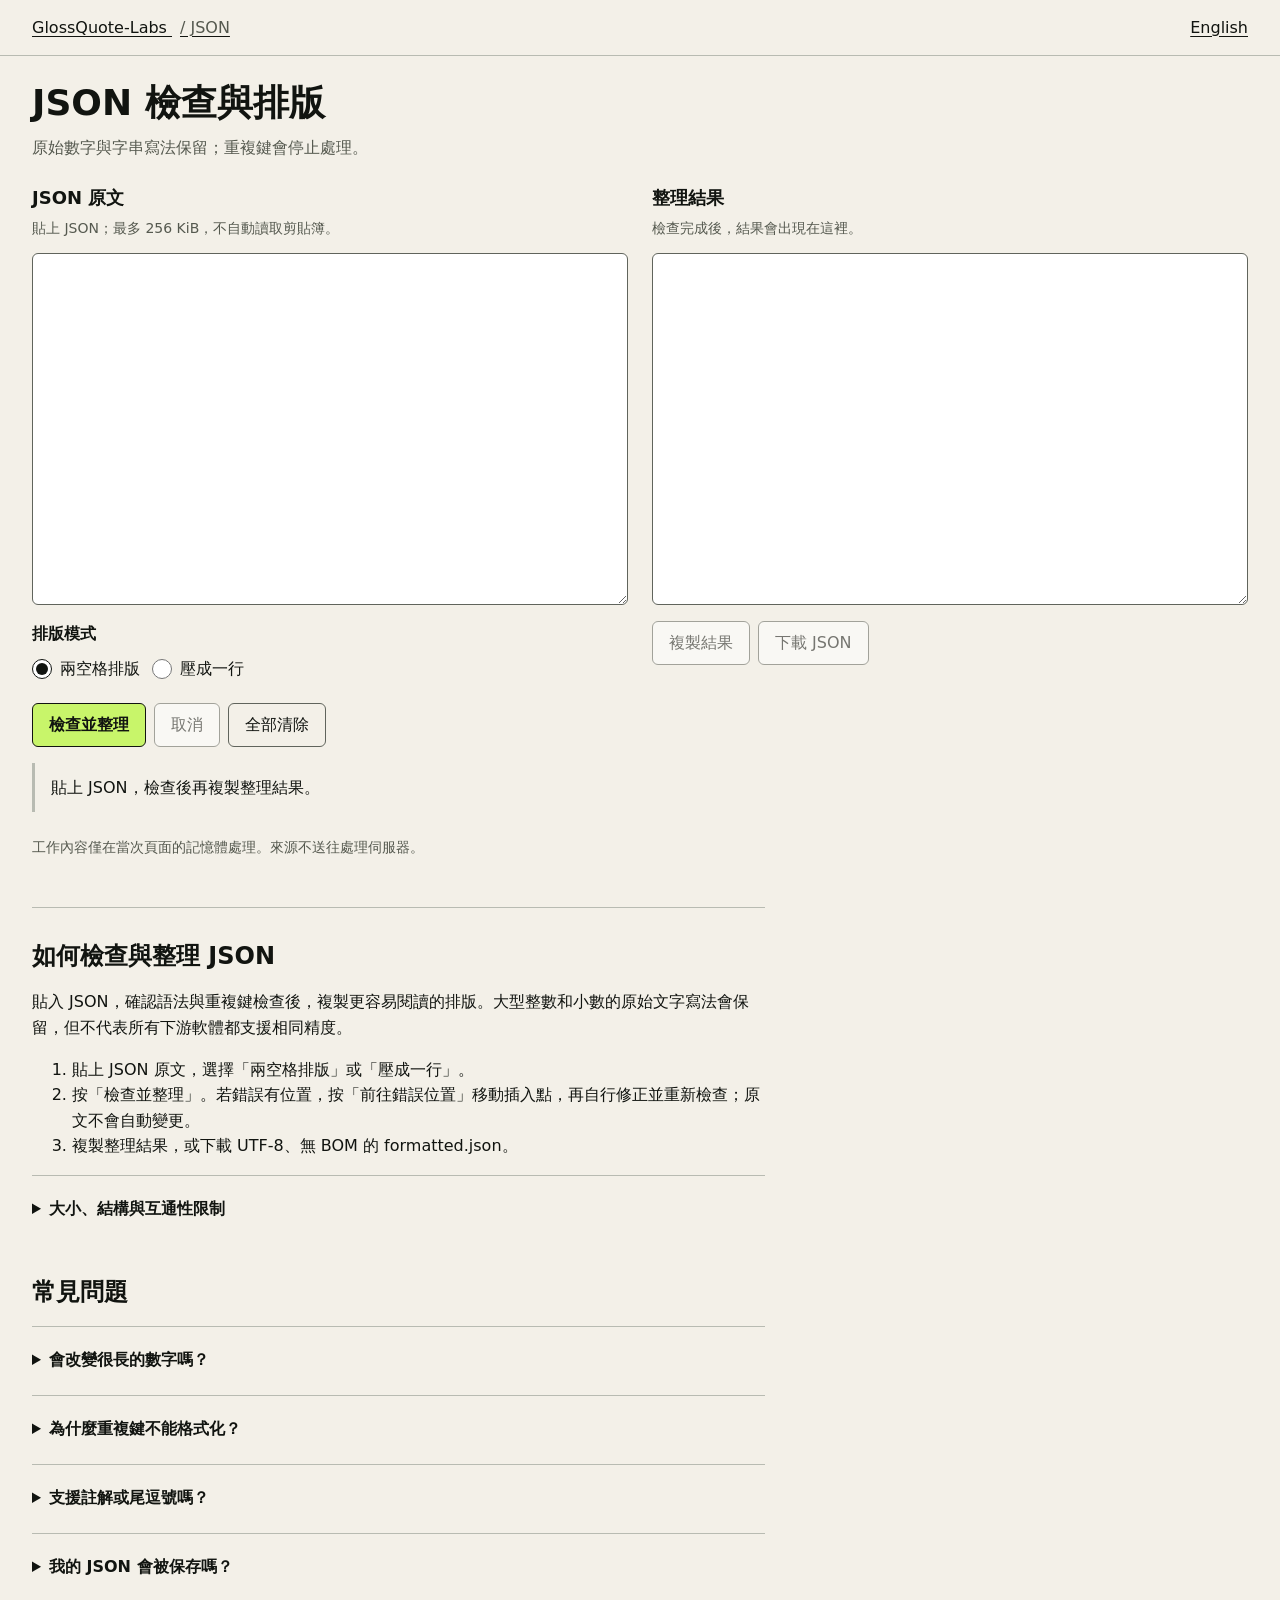
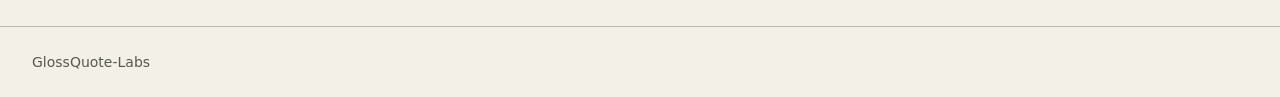
<file: public/index.html>
<!doctype html>
<html lang="zh-Hant">
<head>
  <meta charset="utf-8">
  <meta name="viewport" content="width=device-width, initial-scale=1">
  <meta name="robots" content="noindex,nofollow">
  <meta name="description" content="在瀏覽器檢查 JSON、找出重複鍵，選擇兩空格排版或壓成一行。保留原始數字和字串寫法，工作內容不送往處理伺服器。">
  <title>JSON 檢查與排版・保留數字原文｜GlossQuote-Labs</title>
  <link rel="icon" href="favicon.svg" type="image/svg+xml">
  <link rel="stylesheet" href="styles/tokens.css">
  <link rel="stylesheet" href="styles/app.css">
  <script type="module" src="js/app.mjs"></script>
</head>
<body>
  <a class="skip-link" href="#source">跳到 JSON 原文</a>
  <header class="topbar"><a href="https://glossquote.com/index.html">GlossQuote-Labs <span class="location">/ JSON</span></a><nav aria-label="語言"><a href="en/index.html" lang="en" hreflang="en">English</a></nav></header>
  <main>
    <div class="intro"><h1>JSON 檢查與排版</h1><p>原始數字與字串寫法保留；重複鍵會停止處理。</p></div>
    <noscript><p class="notice">本工具需要 JavaScript 與 Web Worker 才能在本機處理 JSON。下方說明仍可閱讀。</p></noscript>
    <div class="workbench">
      <div class="source-pane">
        <label for="source">JSON 原文</label>
        <p id="source-help" class="field-help">貼上 JSON；最多 256 KiB，不自動讀取剪貼簿。</p>
        <textarea id="source" wrap="off" spellcheck="false" autocomplete="off" autocapitalize="off" aria-describedby="source-help status"></textarea>
      </div>
      <div class="controls">
        <fieldset><legend>排版模式</legend><div class="modes"><label><input type="radio" name="mode" value="pretty" checked>兩空格排版</label><label><input type="radio" name="mode" value="compact">壓成一行</label></div></fieldset>
        <div class="actions"><button id="run" class="primary" type="button" disabled>檢查並整理</button><button id="cancel" type="button" disabled>取消</button><button id="clear" class="quiet" type="button">全部清除</button></div>
      </div>
      <div class="feedback">
        <p id="status" class="status" role="status" aria-live="polite" aria-atomic="true">貼上 JSON，檢查後再複製整理結果。</p>
        <div id="error-actions" class="actions error-actions" hidden><button id="go-to-error" type="button" disabled aria-controls="source" aria-describedby="status error-help">前往錯誤位置</button><p id="error-help" class="field-help">只移動插入點，原文不改動。</p></div>
      </div>
      <div class="result-pane">
        <label for="output">整理結果</label>
        <p id="output-help" class="field-help">檢查完成後，結果會出現在這裡。</p>
        <textarea id="output" wrap="off" spellcheck="false" readonly aria-describedby="output-help"></textarea>
        <div class="actions export-actions"><button id="copy" type="button" disabled>複製結果</button><button id="download" type="button" disabled>下載 JSON</button></div>
        <p id="export-status" class="field-help" role="status" aria-live="polite"></p>
      </div>
    </div>
    <p class="privacy">工作內容僅在當次頁面的記憶體處理。來源不送往處理伺服器。</p>
    <section class="help" aria-labelledby="help-title">
      <h2 id="help-title">如何檢查與整理 JSON</h2>
      <p>貼入 JSON，確認語法與重複鍵檢查後，複製更容易閱讀的排版。大型整數和小數的原始文字寫法會保留，但不代表所有下游軟體都支援相同精度。</p>
      <ol><li>貼上 JSON 原文，選擇「兩空格排版」或「壓成一行」。</li><li>按「檢查並整理」。若錯誤有位置，按「前往錯誤位置」移動插入點，再自行修正並重新檢查；原文不會自動變更。</li><li>複製整理結果，或下載 UTF-8、無 BOM 的 formatted.json。</li></ol>
      <details><summary>大小、結構與互通性限制</summary><ul>
        <li>輸入最多 262,144 UTF-8 bytes（256 KiB），先檢查 UTF-16 長度不超過 262,144。</li>
        <li>最多 50,000 個 token（含標點、不含空白），容器巢狀最多 64 層。</li>
        <li>單一字串原文含引號最多 65,536 UTF-16 code units；數字最多 4,096。</li>
        <li>輸出最多 4,194,304 UTF-8 bytes（4 MiB），處理上限 5 秒；超限不產生部分結果。</li>
        <li>只接受一個完整 JSON value，包含字串、數字、布林與 null。拒絕註解、尾逗號、BOM、重複鍵與未配對的 Unicode surrogate。</li>
      </ul><p>錯誤的行與欄從 1 開始，offset 從 0 開始；欄以 UTF-16 code units 計算，CRLF 算一次換行。沒有 schema 驗證、JSON5 或自動修復功能。</p></details>
      <h2 class="faq-title">常見問題</h2>
      <details><summary>會改變很長的數字嗎？</summary><p>只調整 token 之間的空白，不先轉為 JavaScript Number，所以數字原始字面會保留，包括 -0、1.2300、1e400 與大型整數。原文保留不代表下游軟體也能精確使用它們。</p></details>
      <details><summary>為什麼重複鍵不能格式化？</summary><p>不同軟體可能只保留一筆或採不同結果；此工具會停止處理，請先明確選定來源。鍵以解碼後的字串精確比較，不改大小寫、不去空白或做 Unicode 正規化。</p></details>
      <details><summary>支援註解或尾逗號嗎？</summary><p>不支援。本工具只接受限制範圍內的嚴格 JSON，不會自動猜修復方式。</p></details>
      <details><summary>我的 JSON 會被保存嗎？</summary><p>工具只在本次頁面記憶體處理；重新載入不主動恢復內容，來源與結果不寫入網址或瀏覽器儲存空間。網站載入仍需取得 HTML、CSS 與程式資源；工作內容不送往處理伺服器。</p><p>「全部清除」移除本頁持有的內容、停止工作並恢復預設模式，不能撤回已下載檔案、既有剪貼簿或抹除底層實體記憶體。載入完成後可離線處理；關閉後離線重新開啟未提供保證。</p></details>
    </section>
  </main>
  <footer>GlossQuote-Labs</footer>
</body>
</html>
</file>
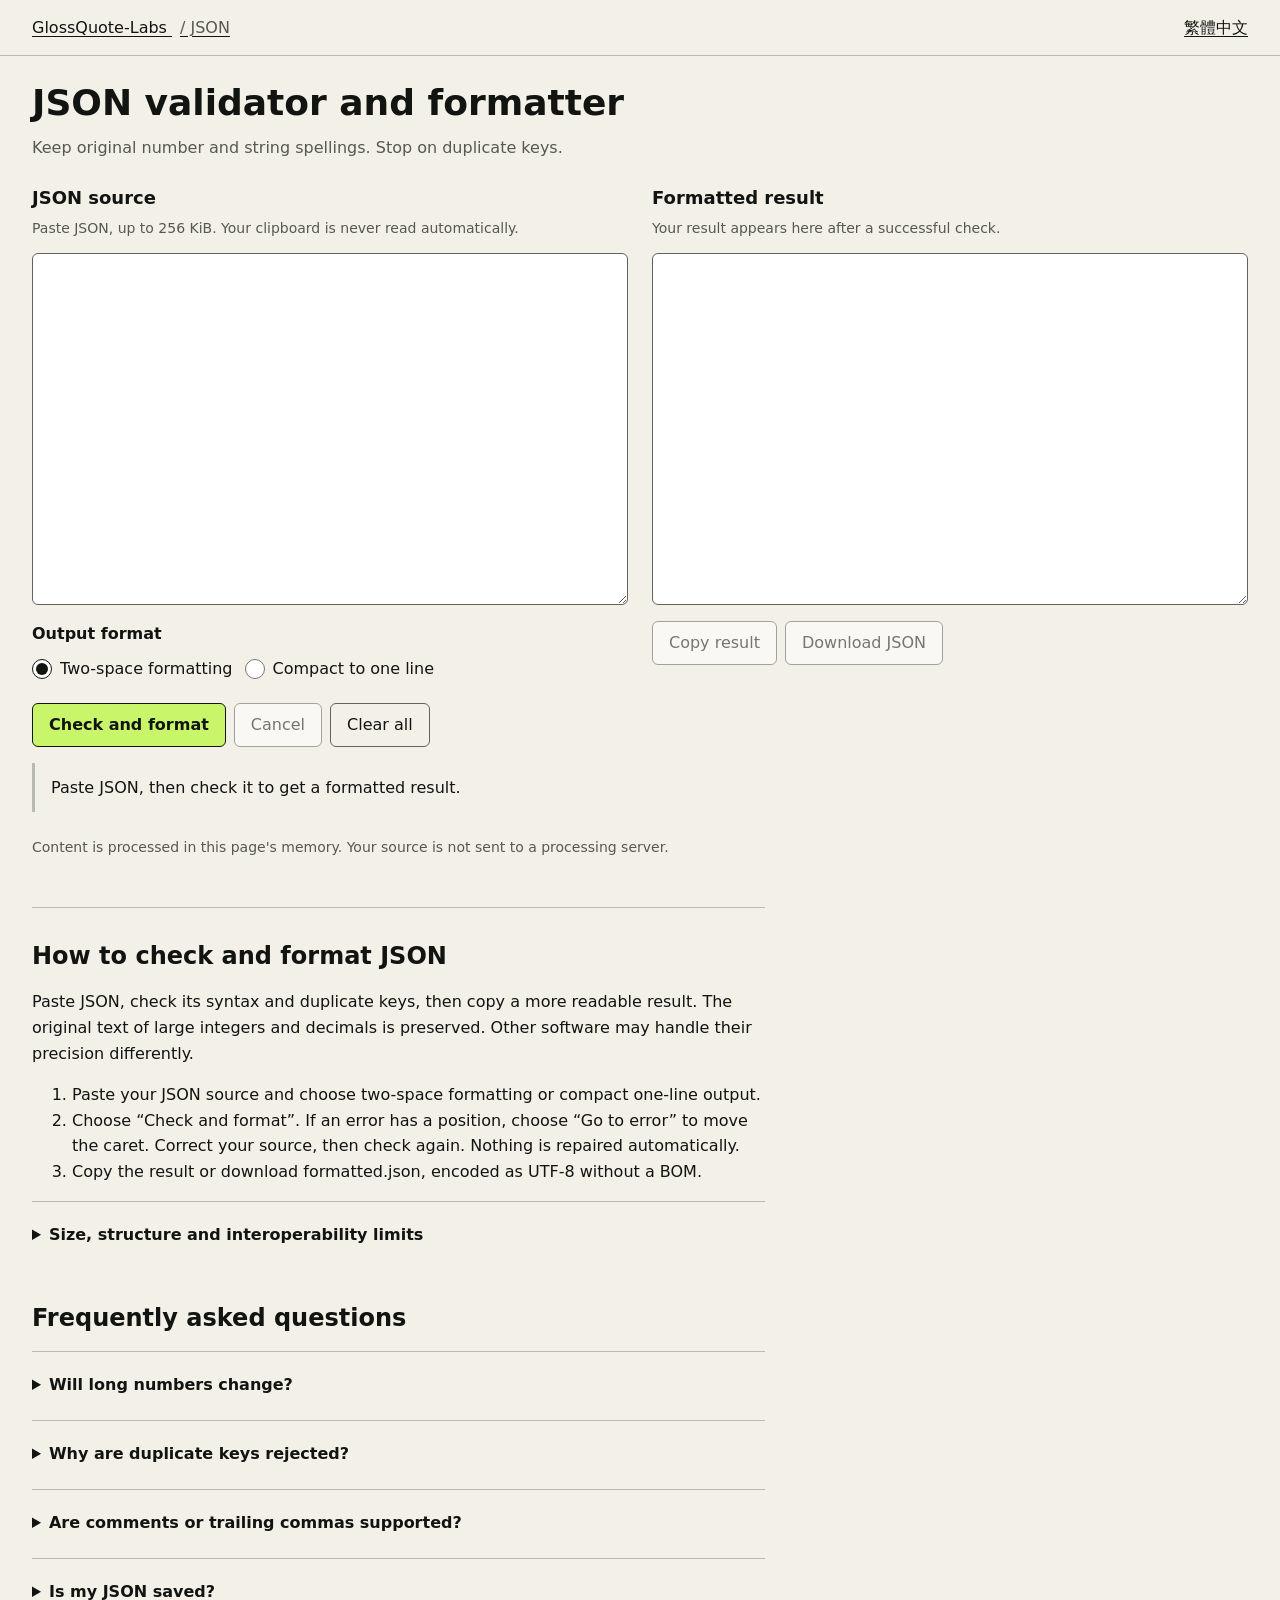
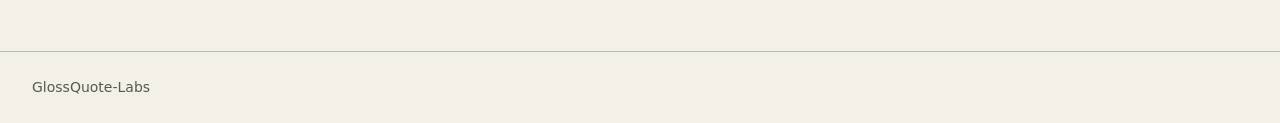
<file: public/en/index.html>
<!doctype html>
<html lang="en">
<head>
  <meta charset="utf-8">
  <meta name="viewport" content="width=device-width, initial-scale=1">
  <meta name="robots" content="noindex,nofollow">
  <meta name="description" content="Check JSON syntax and duplicate keys in your browser. Format with two spaces or compact to one line while preserving original number and string spellings. No content uploads.">
  <title>JSON validator and formatter · Preserve number spellings | GlossQuote-Labs</title>
  <link rel="icon" href="../favicon.svg" type="image/svg+xml">
  <link rel="stylesheet" href="../styles/tokens.css">
  <link rel="stylesheet" href="../styles/app.css">
  <script type="module" src="../js/app.mjs"></script>
</head>
<body>
  <a class="skip-link" href="#source">Skip to JSON source</a>
  <header class="topbar"><a href="https://glossquote.com/en/index.html">GlossQuote-Labs <span class="location">/ JSON</span></a><nav aria-label="Language"><a href="../index.html" lang="zh-Hant" hreflang="zh-Hant">繁體中文</a></nav></header>
  <main>
    <div class="intro"><h1>JSON validator and formatter</h1><p>Keep original number and string spellings. Stop on duplicate keys.</p></div>
    <noscript><p class="notice">JavaScript and Web Worker are required to process JSON locally. You can still read the instructions below.</p></noscript>
    <div class="workbench">
      <div class="source-pane">
        <label for="source">JSON source</label>
        <p id="source-help" class="field-help">Paste JSON, up to 256 KiB. Your clipboard is never read automatically.</p>
        <textarea id="source" wrap="off" spellcheck="false" autocomplete="off" autocapitalize="off" aria-describedby="source-help status"></textarea>
      </div>
      <div class="controls">
        <fieldset><legend>Output format</legend><div class="modes"><label><input type="radio" name="mode" value="pretty" checked>Two-space formatting</label><label><input type="radio" name="mode" value="compact">Compact to one line</label></div></fieldset>
        <div class="actions"><button id="run" class="primary" type="button" disabled>Check and format</button><button id="cancel" type="button" disabled>Cancel</button><button id="clear" class="quiet" type="button">Clear all</button></div>
      </div>
      <div class="feedback">
        <p id="status" class="status" role="status" aria-live="polite" aria-atomic="true">Paste JSON, then check it to get a formatted result.</p>
        <div id="error-actions" class="actions error-actions" hidden><button id="go-to-error" type="button" disabled aria-controls="source" aria-describedby="status error-help">Go to error</button><p id="error-help" class="field-help">Moves the caret. Your source stays unchanged.</p></div>
      </div>
      <div class="result-pane">
        <label for="output">Formatted result</label>
        <p id="output-help" class="field-help">Your result appears here after a successful check.</p>
        <textarea id="output" wrap="off" spellcheck="false" readonly aria-describedby="output-help"></textarea>
        <div class="actions export-actions"><button id="copy" type="button" disabled>Copy result</button><button id="download" type="button" disabled>Download JSON</button></div>
        <p id="export-status" class="field-help" role="status" aria-live="polite"></p>
      </div>
    </div>
    <p class="privacy">Content is processed in this page's memory. Your source is not sent to a processing server.</p>
    <section class="help" aria-labelledby="help-title">
      <h2 id="help-title">How to check and format JSON</h2>
      <p>Paste JSON, check its syntax and duplicate keys, then copy a more readable result. The original text of large integers and decimals is preserved. Other software may handle their precision differently.</p>
      <ol><li>Paste your JSON source and choose two-space formatting or compact one-line output.</li><li>Choose “Check and format”. If an error has a position, choose “Go to error” to move the caret. Correct your source, then check again. Nothing is repaired automatically.</li><li>Copy the result or download formatted.json, encoded as UTF-8 without a BOM.</li></ol>
      <details><summary>Size, structure and interoperability limits</summary><ul>
        <li>Input: up to 262,144 UTF-8 bytes (256 KiB). UTF-16 length is checked first, with a 262,144 code-unit limit.</li>
        <li>Up to 50,000 tokens, including punctuation and excluding whitespace. Up to 64 nested container levels.</li>
        <li>A raw string token, including quotes, can contain up to 65,536 UTF-16 code units. A number token can contain up to 4,096.</li>
        <li>Output: up to 4,194,304 UTF-8 bytes (4 MiB). Processing stops after 5 seconds. Limits never produce a partial result.</li>
        <li>One complete JSON value is required. Scalar roots are accepted. Comments, trailing commas, BOMs, duplicate keys and unpaired Unicode surrogates are rejected.</li>
      </ul><p>Line and column numbers start at 1; offsets start at 0. Columns count UTF-16 code units. CRLF is one line break. Schema validation, JSON5 and automatic repair are not provided.</p></details>
      <h2 class="faq-title">Frequently asked questions</h2>
      <details><summary>Will long numbers change?</summary><p>Only whitespace between tokens changes. Numbers are not converted to JavaScript Number, so spellings such as -0, 1.2300, 1e400 and large integers remain intact. This does not guarantee that other software can use them precisely.</p></details>
      <details><summary>Why are duplicate keys rejected?</summary><p>Different software may keep different entries. This tool stops instead, so you can choose which entry to keep in your source. Keys are compared as exact decoded strings, without trimming, case conversion or Unicode normalization.</p></details>
      <details><summary>Are comments or trailing commas supported?</summary><p>No. This tool accepts strict JSON within the stated limits and does not guess how to repair it.</p></details>
      <details><summary>Is my JSON saved?</summary><p>Content stays in this page's memory. Reloading does not restore it, and source and results are not written to the URL or browser storage. Loading the website still requests HTML, CSS and program resources. Your work is not sent to a processing server.</p><p>“Clear all” removes content held by this page, stops work and restores the default format. It cannot retract downloaded files or clipboard contents, or physically erase underlying memory. Processing works offline after loading. Reopening the site offline after closing it is not guaranteed.</p></details>
    </section>
  </main>
  <footer>GlossQuote-Labs</footer>
</body>
</html>
</file>
<file: public/styles/tokens.css>
:root {
  color-scheme: light;
  --gq-color-ink: #111410;
  --gq-color-paper: #f3f0e8;
  --gq-color-paper-subtle: #e7e4dc;
  --gq-color-surface: #ffffff;
  --gq-color-acid: #c8f56a;
  --gq-color-coral: #ff6846;
  --gq-color-text: #111410;
  --gq-color-text-muted: #55594f;
  --gq-color-separator: #b8bbb2;
  --gq-color-control-border: #60645c;
  --gq-color-success-text: #245c16;
  --gq-color-success-surface: #e8f8c7;
  --gq-color-danger-text: #8f2119;
  --gq-color-danger-surface: #ffe6e1;
  --gq-font-ui: "Segoe UI", system-ui, sans-serif;
  --gq-font-data: "Cascadia Mono", ui-monospace, monospace;
  --gq-space-1: .25rem;
  --gq-space-2: .5rem;
  --gq-space-3: .75rem;
  --gq-space-4: 1rem;
  --gq-space-6: 1.5rem;
  --gq-space-8: 2rem;
  --gq-space-12: 3rem;
  --gq-space-16: 4rem;
  --gq-radius-control: .375rem;
  --gq-radius-panel: .625rem;
  --gq-duration-fast: 120ms;
  --gq-layout-content-max: 90rem;
  --gq-layout-reading-max: 72ch;
  --gq-layout-topbar-height: 3.5rem;
}
</file>
<file: public/styles/app.css>
* { box-sizing: border-box; }
[hidden] { display: none !important; }
body { margin: 0; background: var(--gq-color-paper); color: var(--gq-color-text); font: 1rem/1.6 var(--gq-font-ui); }
button, textarea, input { font: inherit; }
button, a, summary, label { -webkit-tap-highlight-color: transparent; }
a { color: var(--gq-color-text); text-underline-offset: .2em; }
:focus-visible { outline: 2px solid var(--gq-color-ink); outline-offset: 2px; box-shadow: 0 0 0 5px var(--gq-color-acid); }
.skip-link { position: absolute; top: -10rem; left: 1rem; background: var(--gq-color-surface); padding: var(--gq-space-2); z-index: 2; }
.skip-link:focus { top: 1rem; }
.topbar { min-height: var(--gq-layout-topbar-height); padding: var(--gq-space-2) var(--gq-space-6); display: flex; align-items: center; justify-content: space-between; gap: var(--gq-space-4); flex-wrap: wrap; border-bottom: 1px solid var(--gq-color-separator); }
.location { color: var(--gq-color-text-muted); margin-inline-start: var(--gq-space-2); }
main { margin: auto; padding: var(--gq-space-6); max-width: var(--gq-layout-content-max); }
h1 { font-size: clamp(1.75rem, 3vw, 2.25rem); line-height: 1.3; margin: 0 0 var(--gq-space-2); }
h2 { font-size: 1.5rem; line-height: 1.4; margin: 0 0 var(--gq-space-4); }
h3 { font-size: 1.125rem; }
.faq-title { margin-top: var(--gq-space-8); }
p { margin: 0 0 var(--gq-space-4); }
.intro { margin-bottom: var(--gq-space-6); }
.intro p { color: var(--gq-color-text-muted); }
.workbench { display: grid; grid-template-columns: minmax(0,1fr) minmax(0,1fr); column-gap: var(--gq-space-6); row-gap: var(--gq-space-4); }
.source-pane { grid-column: 1; grid-row: 1; min-width: 0; }
.result-pane { grid-column: 2; grid-row: 1 / 4; min-width: 0; }
.controls { grid-column: 1; grid-row: 2; }
.feedback { grid-column: 1; grid-row: 3; min-width: 0; }
.status { margin: 0; min-height: 3rem; padding: var(--gq-space-3) var(--gq-space-4); border-left: 3px solid var(--gq-color-separator); overflow-wrap: anywhere; }
.error-actions { margin-top: var(--gq-space-2); align-items: center; }
.error-actions .field-help { margin: 0; }
.status[data-state="success"] { color: var(--gq-color-success-text); background: var(--gq-color-success-surface); border-color: var(--gq-color-success-text); }
.status[data-state="error"] { color: var(--gq-color-danger-text); background: var(--gq-color-danger-surface); border-color: var(--gq-color-danger-text); }
.source-pane > label, .result-pane > label { font-weight: 650; font-size: 1.125rem; }
.field-help { font-size: .875rem; color: var(--gq-color-text-muted); margin: var(--gq-space-1) 0 var(--gq-space-3); min-height: 1.5rem; }
textarea { display: block; width: 100%; min-width: 0; height: 22rem; padding: var(--gq-space-4); resize: vertical; border: 1px solid var(--gq-color-control-border); border-radius: var(--gq-radius-control); background: var(--gq-color-surface); color: var(--gq-color-text); font: .9375rem/1.6 var(--gq-font-data); tab-size: 2; }
textarea[aria-invalid="true"] { border-color: var(--gq-color-danger-text); }
fieldset { border: 0; margin: 0 0 var(--gq-space-3); padding: 0; min-width: 0; }
legend { font-weight: 600; padding: 0; }
.modes { display: flex; gap: var(--gq-space-3); flex-wrap: wrap; }
.modes label { display: flex; align-items: center; gap: var(--gq-space-2); min-height: 44px; cursor: pointer; }
input[type="radio"] { width: 1.25rem; height: 1.25rem; margin: 0; accent-color: var(--gq-color-ink); }
.actions { display: flex; gap: var(--gq-space-2); flex-wrap: wrap; }
button { min-height: 44px; padding: var(--gq-space-2) var(--gq-space-4); border: 1px solid var(--gq-color-control-border); border-radius: var(--gq-radius-control); background: var(--gq-color-surface); color: var(--gq-color-text); cursor: pointer; transition: background var(--gq-duration-fast), transform var(--gq-duration-fast); }
button:hover:enabled { background: var(--gq-color-paper-subtle); }
button:active:enabled { transform: translateY(1px); }
button.primary { font-weight: 650; background: var(--gq-color-acid); border-color: var(--gq-color-ink); }
button.primary:hover:enabled { background: var(--gq-color-success-surface); }
button.quiet { background: transparent; }
button:disabled { opacity: .55; cursor: default; transform: none; }
.export-actions { margin-top: var(--gq-space-4); }
.privacy { color: var(--gq-color-text-muted); font-size: .875rem; margin-top: var(--gq-space-6); }
.help { max-width: var(--gq-layout-reading-max); border-top: 1px solid var(--gq-color-separator); margin-top: var(--gq-space-12); padding-top: var(--gq-space-8); }
details { border-top: 1px solid var(--gq-color-separator); padding: var(--gq-space-3) 0; }
summary { cursor: pointer; min-height: 44px; display: list-item; padding-block: var(--gq-space-2); font-weight: 600; }
details p, details ul { margin-top: var(--gq-space-2); }
.notice { padding: var(--gq-space-4); background: var(--gq-color-danger-surface); color: var(--gq-color-danger-text); }
footer { border-top: 1px solid var(--gq-color-separator); padding: var(--gq-space-6); font-size: .875rem; color: var(--gq-color-text-muted); }
@media (min-width: 75rem) { main, .topbar, footer { padding-inline: var(--gq-space-8); } }
@media (max-width: 47.999rem) {
  main, .topbar, footer { padding-inline: var(--gq-space-4); }
  .workbench { display: flex; flex-direction: column; }
  textarea { height: 18rem; }
  .actions button { flex: 1 1 auto; }
}
@media (prefers-reduced-motion: reduce) { button { transition: none; } button:active:enabled { transform: none; } }
</file>
